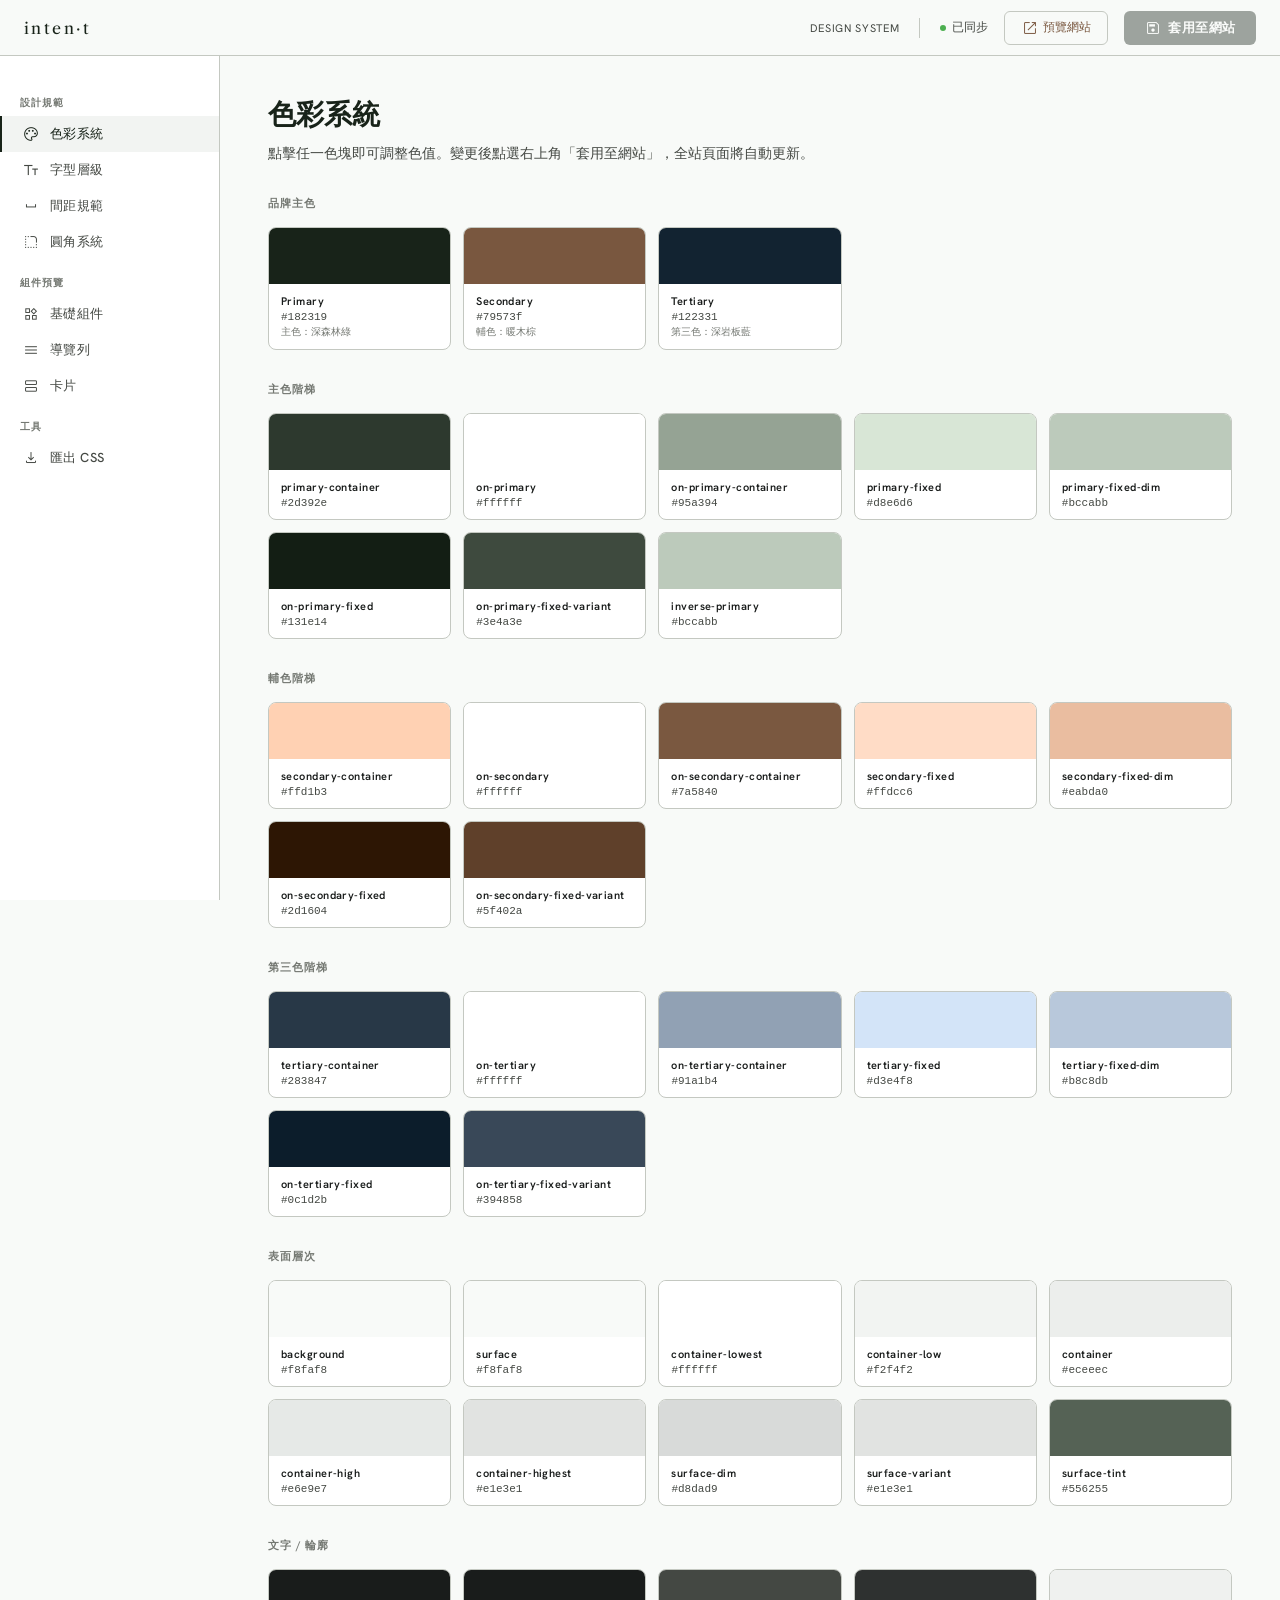
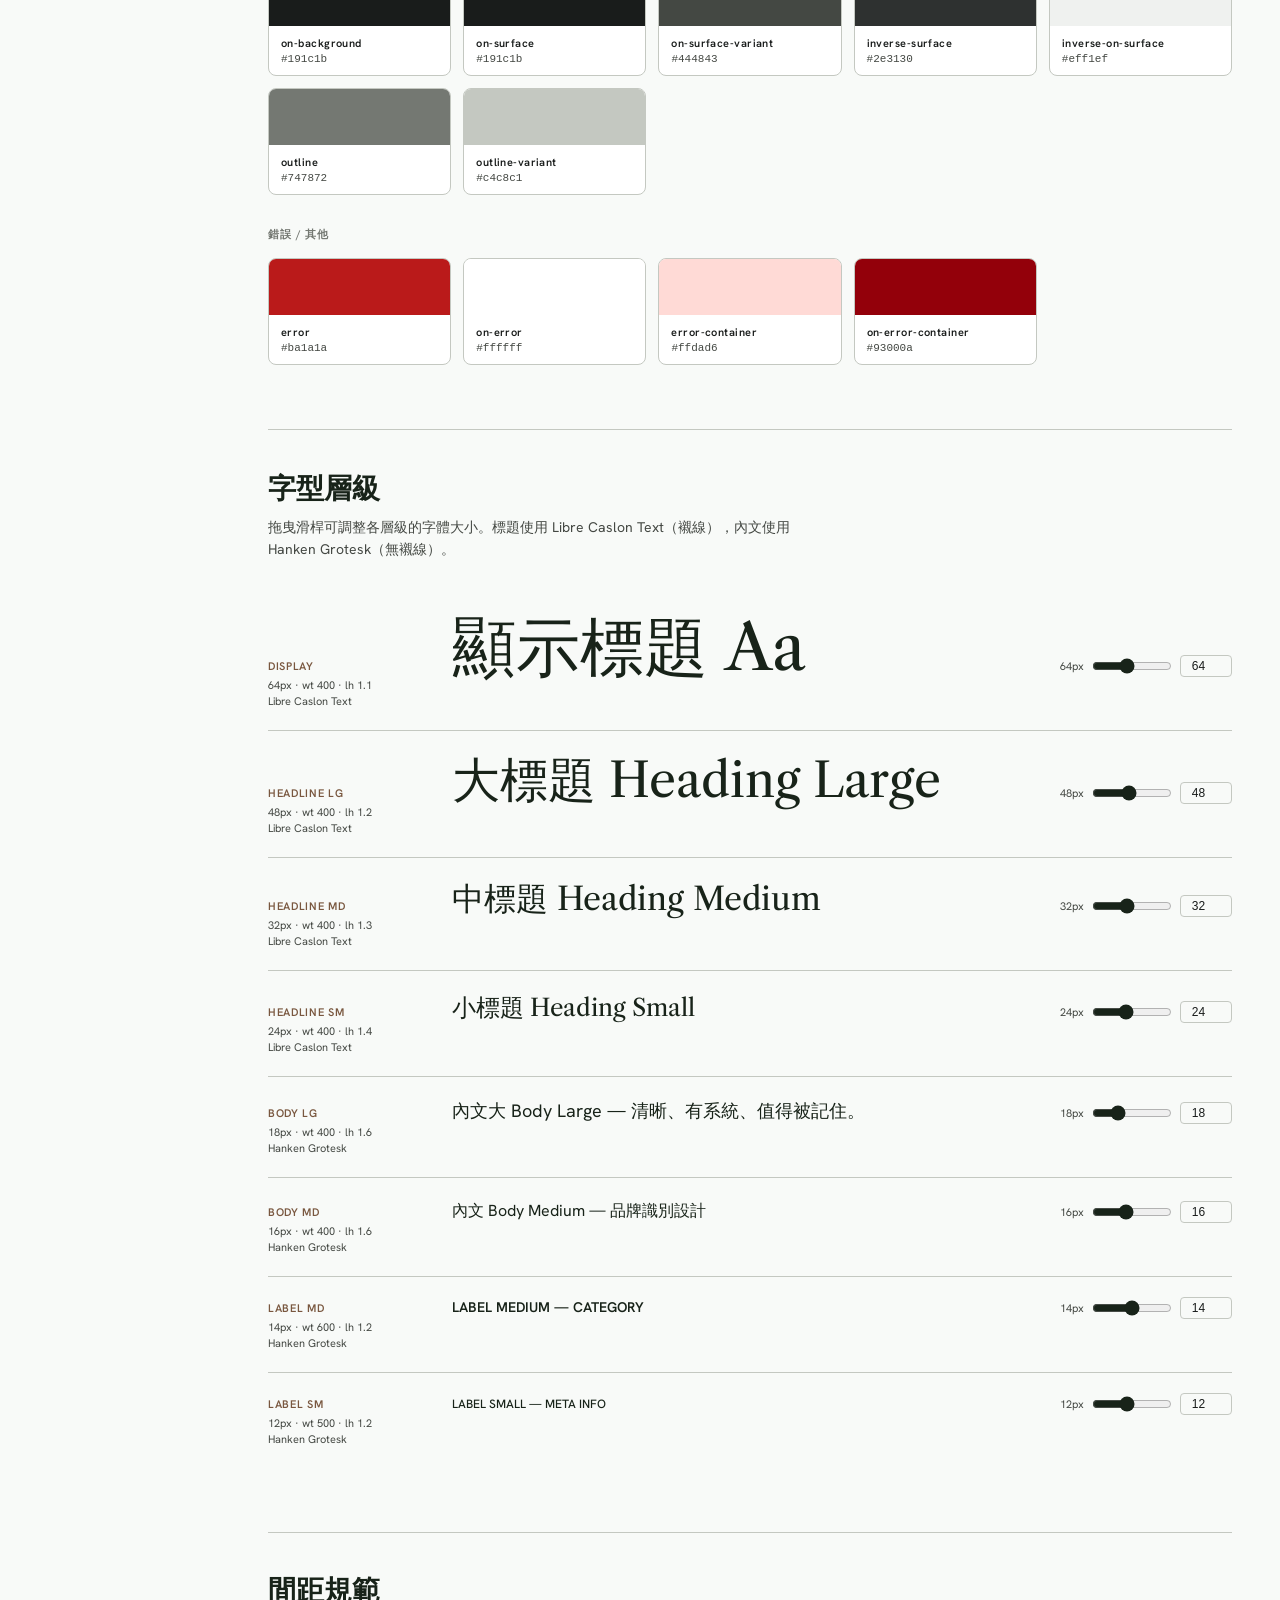
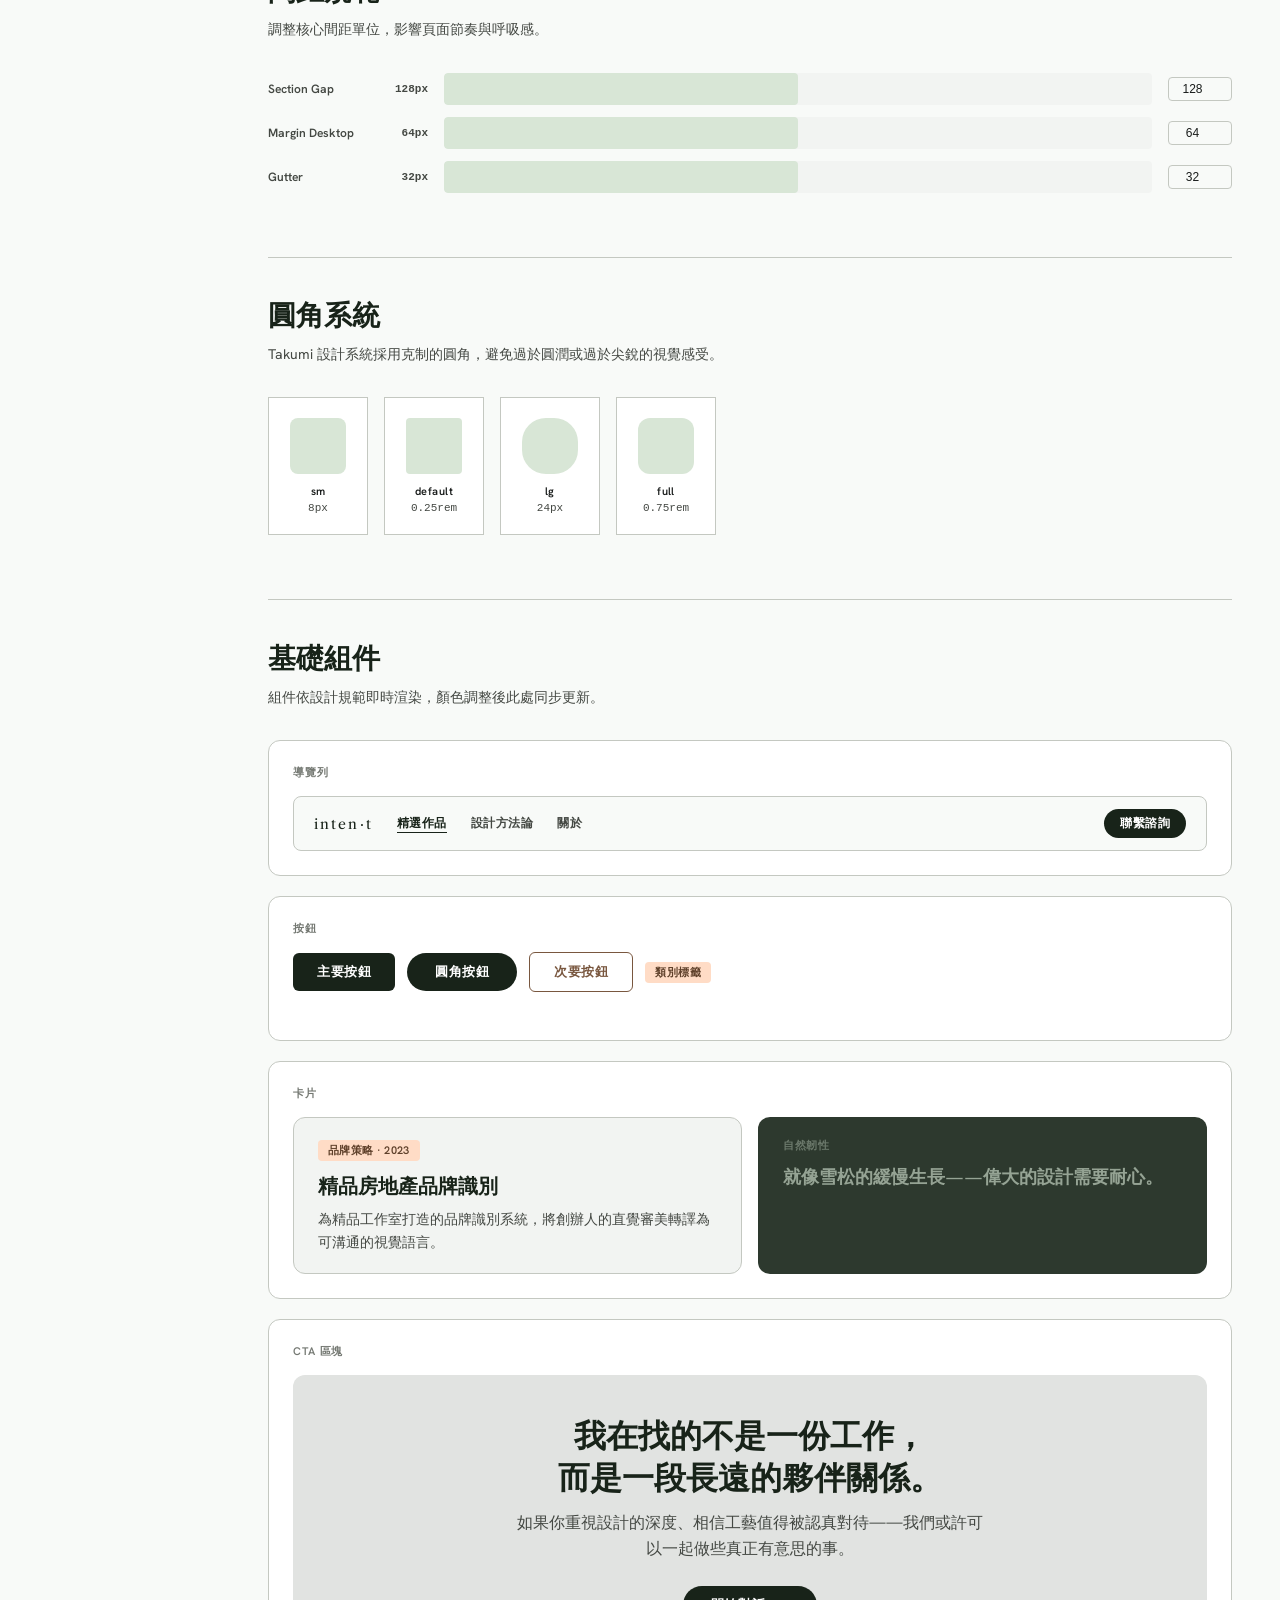
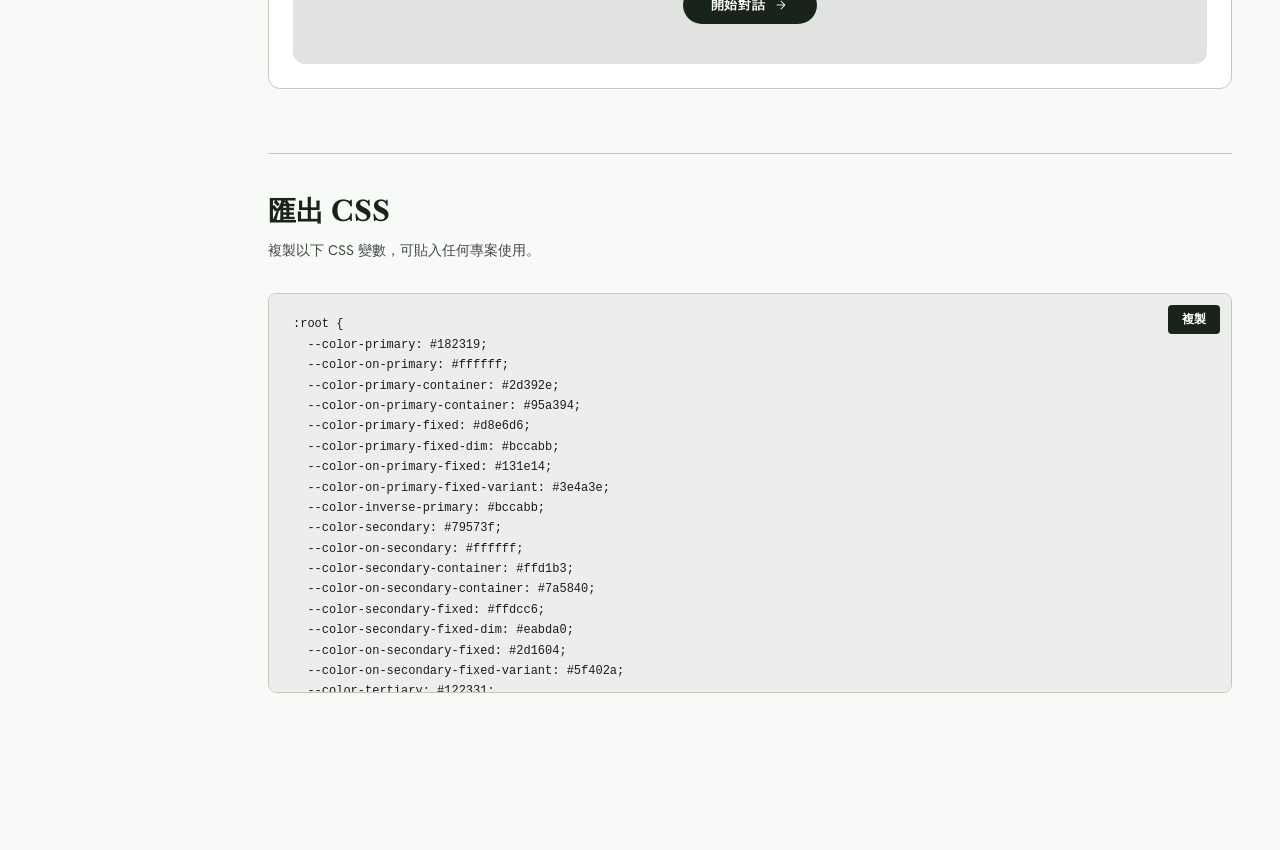
<file: design-system.html>
<!DOCTYPE html>
<html lang="zh-Hant">
<head>
<meta charset="utf-8"/>
<meta name="viewport" content="width=device-width, initial-scale=1.0"/>
<title>Design System | inten·t</title>
<link rel="stylesheet" href="token-override.css"/>
<link href="https://fonts.googleapis.com/css2?family=Hanken+Grotesk:wght@400;500;600;700&family=Libre+Caslon+Text:ital,wght@0,400;0,700;1,400&display=swap" rel="stylesheet"/>
<link href="https://fonts.googleapis.com/css2?family=Material+Symbols+Outlined:wght,FILL@100..700,0..1&display=swap" rel="stylesheet"/>
<style>
  *{box-sizing:border-box;margin:0;padding:0}
  :root{--sidebar-w:220px;--header-h:56px}
  body{font-family:'Hanken Grotesk',sans-serif;background:var(--color-background,#f8faf8);color:var(--color-on-surface,#191c1b);display:flex;flex-direction:column;min-height:100vh}
  .material-symbols-outlined{font-family:'Material Symbols Outlined';font-variation-settings:'FILL' 0,'wght' 300,'GRAD' 0,'opsz' 20;font-size:18px;vertical-align:middle;line-height:1}

  /* Header */
  #ds-header{position:fixed;top:0;left:0;right:0;height:var(--header-h);background:var(--color-surface,#f8faf8);border-bottom:0.5px solid var(--color-outline-variant,#c4c8c1);display:flex;align-items:center;padding:0 24px;gap:16px;z-index:100}
  #ds-header .logo{font-family:'Libre Caslon Text',serif;font-size:16px;letter-spacing:0.15em;color:var(--color-primary,#182319);text-decoration:none;margin-right:auto}
  #ds-header .status{font-size:12px;color:var(--color-on-surface-variant,#444843);display:flex;align-items:center;gap:6px}
  #ds-header .status-dot{width:6px;height:6px;border-radius:50%;background:var(--color-outline,#747872)}
  #ds-header .status-dot.saved{background:#4caf50}
  #ds-header .status-dot.unsaved{background:var(--color-secondary,#79573f)}
  #ds-header .btn-save{background:var(--color-primary,#182319);color:var(--color-on-primary,#fff);border:none;padding:8px 20px;border-radius:6px;font-family:'Hanken Grotesk',sans-serif;font-size:13px;font-weight:600;letter-spacing:0.04em;cursor:pointer;display:flex;align-items:center;gap:6px;transition:opacity .2s}
  #ds-header .btn-save:hover{opacity:.85}
  #ds-header .btn-save:disabled{opacity:.4;cursor:default}
  #ds-header .btn-site{background:transparent;color:var(--color-secondary,#79573f);border:0.5px solid var(--color-outline-variant,#c4c8c1);padding:7px 16px;border-radius:6px;font-family:'Hanken Grotesk',sans-serif;font-size:12px;font-weight:500;cursor:pointer;text-decoration:none;display:flex;align-items:center;gap:4px;transition:border-color .2s}
  #ds-header .btn-site:hover{border-color:var(--color-secondary,#79573f)}

  /* Layout */
  #ds-body{display:flex;margin-top:var(--header-h);min-height:calc(100vh - var(--header-h))}
  #ds-sidebar{width:var(--sidebar-w);flex-shrink:0;background:var(--color-surface-container-lowest,#fff);border-right:0.5px solid var(--color-outline-variant,#c4c8c1);position:sticky;top:var(--header-h);height:calc(100vh - var(--header-h));overflow-y:auto;padding:24px 0}
  #ds-sidebar a{display:flex;align-items:center;gap:10px;padding:9px 20px;font-size:13px;font-weight:500;color:var(--color-on-surface-variant,#444843);text-decoration:none;letter-spacing:0.03em;transition:all .15s;border-left:2px solid transparent}
  #ds-sidebar a:hover,#ds-sidebar a.active{color:var(--color-primary,#182319);background:var(--color-surface-container-low,#f2f4f2);border-left-color:var(--color-primary,#182319)}
  #ds-sidebar .nav-group{font-size:10px;font-weight:600;letter-spacing:0.1em;text-transform:uppercase;color:var(--color-outline,#747872);padding:16px 20px 6px}
  #ds-main{flex:1;overflow-y:auto;padding:40px 48px 80px}

  /* Sections */
  .ds-section{margin-bottom:64px}
  .ds-section-title{font-family:'Libre Caslon Text',serif;font-size:28px;color:var(--color-primary,#182319);margin-bottom:8px}
  .ds-section-desc{font-size:14px;color:var(--color-on-surface-variant,#444843);line-height:1.6;margin-bottom:32px;max-width:560px}
  .ds-divider{height:0.5px;background:var(--color-outline-variant,#c4c8c1);margin-bottom:40px}

  /* Color Grid */
  .color-group-title{font-size:11px;font-weight:600;letter-spacing:0.08em;text-transform:uppercase;color:var(--color-outline,#747872);margin-bottom:16px;margin-top:32px}
  .color-group-title:first-child{margin-top:0}
  .color-grid{display:grid;grid-template-columns:repeat(auto-fill,minmax(160px,1fr));gap:12px;margin-bottom:8px}
  .color-chip{background:var(--color-surface-container-lowest,#fff);border:0.5px solid var(--color-outline-variant,#c4c8c1);border-radius:8px;overflow:hidden;cursor:pointer;transition:box-shadow .2s}
  .color-chip:hover{box-shadow:0 2px 12px rgba(0,0,0,.1)}
  .color-swatch{height:56px;position:relative;transition:background .2s}
  .color-swatch input[type=color]{position:absolute;inset:0;width:100%;height:100%;opacity:0;cursor:pointer;border:none;padding:0}
  .color-meta{padding:10px 12px}
  .color-name{font-size:11px;font-weight:600;letter-spacing:0.04em;color:var(--color-on-surface,#191c1b);margin-bottom:3px;white-space:nowrap;overflow:hidden;text-overflow:ellipsis}
  .color-hex{font-size:11px;font-family:monospace;color:var(--color-on-surface-variant,#444843)}
  .color-chip:hover .color-meta{background:var(--color-surface-container-low,#f2f4f2)}

  /* Typography */
  .type-scale{display:flex;flex-direction:column;gap:0}
  .type-row{display:flex;align-items:baseline;gap:24px;padding:20px 0;border-bottom:0.5px solid var(--color-outline-variant,#c4c8c1)}
  .type-row:last-child{border-bottom:none}
  .type-meta{width:160px;flex-shrink:0}
  .type-label{font-size:11px;font-weight:600;letter-spacing:0.06em;text-transform:uppercase;color:var(--color-secondary,#79573f);margin-bottom:4px}
  .type-spec{font-size:11px;color:var(--color-on-surface-variant,#444843);line-height:1.5}
  .type-specimen{flex:1;color:var(--color-primary,#182319)}
  .type-controls{display:flex;align-items:center;gap:8px;margin-left:auto}
  .type-controls label{font-size:11px;color:var(--color-on-surface-variant,#444843)}
  .type-controls input[type=range]{width:80px;accent-color:var(--color-primary,#182319)}
  .type-controls input[type=number]{width:52px;padding:3px 6px;border:0.5px solid var(--color-outline-variant,#c4c8c1);border-radius:4px;font-size:12px;text-align:center;background:var(--color-surface,#f8faf8);color:var(--color-on-surface,#191c1b)}

  /* Spacing */
  .spacing-grid{display:flex;flex-direction:column;gap:12px}
  .spacing-row{display:flex;align-items:center;gap:16px}
  .spacing-bar-wrap{flex:1;background:var(--color-surface-container-low,#f2f4f2);border-radius:4px;height:32px;position:relative;overflow:hidden}
  .spacing-bar{height:100%;background:var(--color-primary-fixed,#d8e6d6);border-radius:4px;transition:width .3s;position:relative}
  .spacing-label{font-size:12px;font-weight:600;color:var(--color-on-surface-variant,#444843);width:160px;flex-shrink:0;display:flex;justify-content:space-between;align-items:center}
  .spacing-controls input{width:64px;padding:4px 8px;border:0.5px solid var(--color-outline-variant,#c4c8c1);border-radius:4px;font-size:12px;text-align:center;background:var(--color-surface,#f8faf8);color:var(--color-on-surface,#191c1b)}

  /* Radius */
  .radius-grid{display:flex;gap:16px;flex-wrap:wrap}
  .radius-chip{background:var(--color-surface-container-lowest,#fff);border:0.5px solid var(--color-outline-variant,#c4c8c1);padding:20px;text-align:center;min-width:100px}
  .radius-preview{width:56px;height:56px;background:var(--color-primary-fixed,#d8e6d6);margin:0 auto 10px;transition:border-radius .3s}
  .radius-name{font-size:11px;font-weight:600;letter-spacing:0.04em;margin-bottom:4px;color:var(--color-on-surface,#191c1b)}
  .radius-val{font-size:11px;font-family:monospace;color:var(--color-on-surface-variant,#444843)}

  /* Components */
  .comp-row{display:flex;flex-wrap:wrap;gap:12px;align-items:center;margin-bottom:24px}
  .comp-label{font-size:11px;font-weight:600;letter-spacing:0.06em;text-transform:uppercase;color:var(--color-outline,#747872);margin-bottom:12px}
  .comp-group{background:var(--color-surface-container-lowest,#fff);border:0.5px solid var(--color-outline-variant,#c4c8c1);border-radius:12px;padding:24px;margin-bottom:20px}
  .comp-group-name{font-size:11px;font-weight:600;letter-spacing:0.08em;text-transform:uppercase;color:var(--color-outline,#747872);margin-bottom:16px}

  /* Buttons (using inline styles so they respond to CSS vars) */
  .ds-btn-primary{background:var(--color-primary,#182319);color:var(--color-on-primary,#fff);border:none;padding:10px 24px;border-radius:6px;font-size:13px;font-weight:600;letter-spacing:0.04em;cursor:pointer;font-family:'Hanken Grotesk',sans-serif;transition:opacity .2s}
  .ds-btn-primary:hover{opacity:.85}
  .ds-btn-primary.pill{border-radius:999px;padding:10px 28px}
  .ds-btn-secondary{background:transparent;color:var(--color-secondary,#79573f);border:0.5px solid var(--color-secondary,#79573f);padding:10px 24px;border-radius:6px;font-size:13px;font-weight:600;letter-spacing:0.04em;cursor:pointer;font-family:'Hanken Grotesk',sans-serif}
  .ds-card{background:var(--color-surface-container-low,#f2f4f2);border:0.5px solid var(--color-outline-variant,#c4c8c1);border-radius:12px;padding:20px 24px}
  .ds-card h3{font-family:'Libre Caslon Text',serif;font-size:20px;color:var(--color-primary,#182319);margin-bottom:8px}
  .ds-card p{font-size:14px;line-height:1.6;color:var(--color-on-surface-variant,#444843)}
  .ds-chip{display:inline-block;background:var(--color-secondary-fixed,#ffdcc6);color:var(--color-on-secondary-fixed-variant,#5f402a);padding:3px 10px;border-radius:4px;font-size:11px;font-weight:600;letter-spacing:0.04em}
  .ds-nav-preview{background:var(--color-surface,#f8faf8);border:0.5px solid var(--color-outline-variant,#c4c8c1);border-radius:8px;padding:12px 20px;display:flex;align-items:center;gap:24px}
  .ds-nav-preview .logo{font-family:'Libre Caslon Text',serif;font-size:14px;letter-spacing:0.15em;color:var(--color-primary,#182319)}
  .ds-nav-preview a{font-size:12px;font-weight:600;letter-spacing:0.04em;color:var(--color-on-surface-variant,#444843);text-decoration:none}
  .ds-nav-preview a.active{color:var(--color-primary,#182319);border-bottom:1px solid var(--color-primary,#182319)}
  .ds-nav-preview .cta{background:var(--color-primary,#182319);color:var(--color-on-primary,#fff);padding:6px 16px;border-radius:999px;font-size:12px;font-weight:600;letter-spacing:0.04em;margin-left:auto;text-decoration:none}
</style>
</head>
<body>

<!-- Header -->
<header id="ds-header">
  <a class="logo" href="index.html">inten·t</a>
  <span style="font-size:11px;color:var(--color-on-surface-variant);letter-spacing:0.06em;text-transform:uppercase">Design System</span>
  <div style="width:1px;height:20px;background:var(--color-outline-variant);margin:0 4px"></div>
  <div class="status">
    <div class="status-dot saved" id="status-dot"></div>
    <span id="status-text">已同步</span>
  </div>
  <a class="btn-site" href="index.html" target="_blank">
    <span class="material-symbols-outlined">open_in_new</span> 預覽網站
  </a>
  <button class="btn-save" id="btn-save" disabled>
    <span class="material-symbols-outlined">save</span> 套用至網站
  </button>
</header>

<!-- Body -->
<div id="ds-body">

  <!-- Sidebar -->
  <nav id="ds-sidebar">
    <div class="nav-group">設計規範</div>
    <a href="#colors" class="active"><span class="material-symbols-outlined">palette</span>色彩系統</a>
    <a href="#type"><span class="material-symbols-outlined">text_fields</span>字型層級</a>
    <a href="#spacing"><span class="material-symbols-outlined">space_bar</span>間距規範</a>
    <a href="#radius"><span class="material-symbols-outlined">rounded_corner</span>圓角系統</a>
    <div class="nav-group">組件預覽</div>
    <a href="#components"><span class="material-symbols-outlined">widgets</span>基礎組件</a>
    <a href="#nav-comp"><span class="material-symbols-outlined">menu</span>導覽列</a>
    <a href="#card-comp"><span class="material-symbols-outlined">view_agenda</span>卡片</a>
    <div class="nav-group">工具</div>
    <a href="#export"><span class="material-symbols-outlined">download</span>匯出 CSS</a>
  </nav>

  <!-- Main -->
  <main id="ds-main">

    <!-- ── COLORS ── -->
    <section class="ds-section" id="colors">
      <h2 class="ds-section-title">色彩系統</h2>
      <p class="ds-section-desc">點擊任一色塊即可調整色值。變更後點選右上角「套用至網站」，全站頁面將自動更新。</p>

      <div class="color-group-title">品牌主色</div>
      <div class="color-grid" id="grid-brand"></div>

      <div class="color-group-title">主色階梯</div>
      <div class="color-grid" id="grid-primary-scale"></div>

      <div class="color-group-title">輔色階梯</div>
      <div class="color-grid" id="grid-secondary-scale"></div>

      <div class="color-group-title">第三色階梯</div>
      <div class="color-grid" id="grid-tertiary-scale"></div>

      <div class="color-group-title">表面層次</div>
      <div class="color-grid" id="grid-surfaces"></div>

      <div class="color-group-title">文字 / 輪廓</div>
      <div class="color-grid" id="grid-text"></div>

      <div class="color-group-title">錯誤 / 其他</div>
      <div class="color-grid" id="grid-utility"></div>
    </section>

    <div class="ds-divider"></div>

    <!-- ── TYPOGRAPHY ── -->
    <section class="ds-section" id="type">
      <h2 class="ds-section-title">字型層級</h2>
      <p class="ds-section-desc">拖曳滑桿可調整各層級的字體大小。標題使用 Libre Caslon Text（襯線），內文使用 Hanken Grotesk（無襯線）。</p>
      <div class="type-scale" id="type-scale"></div>
    </section>

    <div class="ds-divider"></div>

    <!-- ── SPACING ── -->
    <section class="ds-section" id="spacing">
      <h2 class="ds-section-title">間距規範</h2>
      <p class="ds-section-desc">調整核心間距單位，影響頁面節奏與呼吸感。</p>
      <div class="spacing-grid" id="spacing-grid"></div>
    </section>

    <div class="ds-divider"></div>

    <!-- ── RADIUS ── -->
    <section class="ds-section" id="radius">
      <h2 class="ds-section-title">圓角系統</h2>
      <p class="ds-section-desc">Takumi 設計系統採用克制的圓角，避免過於圓潤或過於尖銳的視覺感受。</p>
      <div class="radius-grid" id="radius-grid"></div>
    </section>

    <div class="ds-divider"></div>

    <!-- ── COMPONENTS ── -->
    <section class="ds-section" id="components">
      <h2 class="ds-section-title">基礎組件</h2>
      <p class="ds-section-desc">組件依設計規範即時渲染，顏色調整後此處同步更新。</p>

      <div class="comp-group" id="nav-comp">
        <div class="comp-group-name">導覽列</div>
        <div class="ds-nav-preview">
          <span class="logo">inten·t</span>
          <a class="active" href="#">精選作品</a>
          <a href="#">設計方法論</a>
          <a href="#">關於</a>
          <a class="cta" href="#">聯繫諮詢</a>
        </div>
      </div>

      <div class="comp-group">
        <div class="comp-group-name">按鈕</div>
        <div class="comp-row">
          <button class="ds-btn-primary">主要按鈕</button>
          <button class="ds-btn-primary pill">圓角按鈕</button>
          <button class="ds-btn-secondary">次要按鈕</button>
          <span class="ds-chip">類別標籤</span>
        </div>
      </div>

      <div class="comp-group" id="card-comp">
        <div class="comp-group-name">卡片</div>
        <div style="display:grid;grid-template-columns:1fr 1fr;gap:16px">
          <div class="ds-card">
            <span class="ds-chip" style="margin-bottom:12px;display:inline-block">品牌策略 · 2023</span>
            <h3>精品房地產品牌識別</h3>
            <p>為精品工作室打造的品牌識別系統，將創辦人的直覺審美轉譯為可溝通的視覺語言。</p>
          </div>
          <div class="ds-card" style="background:var(--color-primary-container);border-color:transparent">
            <span style="font-size:11px;font-weight:600;letter-spacing:0.06em;text-transform:uppercase;color:var(--color-on-primary-container);opacity:.6;display:block;margin-bottom:12px">自然韌性</span>
            <h3 style="font-size:18px;color:var(--color-on-primary-container)">就像雪松的緩慢生長——偉大的設計需要耐心。</h3>
          </div>
        </div>
      </div>

      <div class="comp-group">
        <div class="comp-group-name">CTA 區塊</div>
        <div style="background:var(--color-surface-container-highest);padding:40px;border-radius:12px;text-align:center">
          <h2 style="font-family:'Libre Caslon Text',serif;font-size:32px;color:var(--color-primary);margin-bottom:12px;line-height:1.3">我在找的不是一份工作，<br/>而是一段長遠的夥伴關係。</h2>
          <p style="font-size:16px;color:var(--color-on-surface-variant);max-width:480px;margin:0 auto 24px;line-height:1.6">如果你重視設計的深度、相信工藝值得被認真對待——我們或許可以一起做些真正有意思的事。</p>
          <button class="ds-btn-primary pill" style="display:inline-flex;align-items:center;gap:8px">
            開始對話 <span class="material-symbols-outlined" style="font-size:16px">arrow_forward</span>
          </button>
        </div>
      </div>
    </section>

    <div class="ds-divider"></div>

    <!-- ── EXPORT ── -->
    <section class="ds-section" id="export">
      <h2 class="ds-section-title">匯出 CSS</h2>
      <p class="ds-section-desc">複製以下 CSS 變數，可貼入任何專案使用。</p>
      <div style="position:relative">
        <pre id="export-code" style="background:var(--color-surface-container);border:0.5px solid var(--color-outline-variant);border-radius:8px;padding:20px 24px;font-family:monospace;font-size:12px;line-height:1.7;color:var(--color-on-surface);overflow-x:auto;white-space:pre-wrap;max-height:400px;overflow-y:auto"></pre>
        <button onclick="copyExport()" style="position:absolute;top:12px;right:12px;background:var(--color-primary);color:var(--color-on-primary);border:none;padding:6px 14px;border-radius:4px;font-size:12px;font-weight:600;cursor:pointer;font-family:'Hanken Grotesk',sans-serif">複製</button>
      </div>
    </section>

  </main>
</div>

<script>
const API = 'http://localhost:8766';
let tokens = {};
let dirty = false;

// ── Token definitions ──
const COLOR_GROUPS = {
  'grid-brand': [
    { key: '--color-primary',   label: 'Primary',   desc: '主色：深森林綠' },
    { key: '--color-secondary', label: 'Secondary', desc: '輔色：暖木棕' },
    { key: '--color-tertiary',  label: 'Tertiary',  desc: '第三色：深岩板藍' },
  ],
  'grid-primary-scale': [
    { key: '--color-primary-container',        label: 'primary-container' },
    { key: '--color-on-primary',               label: 'on-primary' },
    { key: '--color-on-primary-container',     label: 'on-primary-container' },
    { key: '--color-primary-fixed',            label: 'primary-fixed' },
    { key: '--color-primary-fixed-dim',        label: 'primary-fixed-dim' },
    { key: '--color-on-primary-fixed',         label: 'on-primary-fixed' },
    { key: '--color-on-primary-fixed-variant', label: 'on-primary-fixed-variant' },
    { key: '--color-inverse-primary',          label: 'inverse-primary' },
  ],
  'grid-secondary-scale': [
    { key: '--color-secondary-container',         label: 'secondary-container' },
    { key: '--color-on-secondary',                label: 'on-secondary' },
    { key: '--color-on-secondary-container',      label: 'on-secondary-container' },
    { key: '--color-secondary-fixed',             label: 'secondary-fixed' },
    { key: '--color-secondary-fixed-dim',         label: 'secondary-fixed-dim' },
    { key: '--color-on-secondary-fixed',          label: 'on-secondary-fixed' },
    { key: '--color-on-secondary-fixed-variant',  label: 'on-secondary-fixed-variant' },
  ],
  'grid-tertiary-scale': [
    { key: '--color-tertiary-container',          label: 'tertiary-container' },
    { key: '--color-on-tertiary',                 label: 'on-tertiary' },
    { key: '--color-on-tertiary-container',       label: 'on-tertiary-container' },
    { key: '--color-tertiary-fixed',              label: 'tertiary-fixed' },
    { key: '--color-tertiary-fixed-dim',          label: 'tertiary-fixed-dim' },
    { key: '--color-on-tertiary-fixed',           label: 'on-tertiary-fixed' },
    { key: '--color-on-tertiary-fixed-variant',   label: 'on-tertiary-fixed-variant' },
  ],
  'grid-surfaces': [
    { key: '--color-background',                  label: 'background' },
    { key: '--color-surface',                     label: 'surface' },
    { key: '--color-surface-container-lowest',    label: 'container-lowest' },
    { key: '--color-surface-container-low',       label: 'container-low' },
    { key: '--color-surface-container',           label: 'container' },
    { key: '--color-surface-container-high',      label: 'container-high' },
    { key: '--color-surface-container-highest',   label: 'container-highest' },
    { key: '--color-surface-dim',                 label: 'surface-dim' },
    { key: '--color-surface-variant',             label: 'surface-variant' },
    { key: '--color-surface-tint',                label: 'surface-tint' },
  ],
  'grid-text': [
    { key: '--color-on-background',     label: 'on-background' },
    { key: '--color-on-surface',        label: 'on-surface' },
    { key: '--color-on-surface-variant',label: 'on-surface-variant' },
    { key: '--color-inverse-surface',   label: 'inverse-surface' },
    { key: '--color-inverse-on-surface',label: 'inverse-on-surface' },
    { key: '--color-outline',           label: 'outline' },
    { key: '--color-outline-variant',   label: 'outline-variant' },
  ],
  'grid-utility': [
    { key: '--color-error',             label: 'error' },
    { key: '--color-on-error',          label: 'on-error' },
    { key: '--color-error-container',   label: 'error-container' },
    { key: '--color-on-error-container',label: 'on-error-container' },
  ],
};

const TYPE_SCALE = [
  { key:'--font-size-display',     label:'Display',       family:'Libre Caslon Text, serif', weight:'400', lh:'1.1',  specimen:'顯示標題 Aa',  min:40, max:96  },
  { key:'--font-size-headline-lg', label:'Headline LG',   family:'Libre Caslon Text, serif', weight:'400', lh:'1.2',  specimen:'大標題 Heading Large',  min:28, max:72  },
  { key:'--font-size-headline-md', label:'Headline MD',   family:'Libre Caslon Text, serif', weight:'400', lh:'1.3',  specimen:'中標題 Heading Medium', min:20, max:48  },
  { key:'--font-size-headline-sm', label:'Headline SM',   family:'Libre Caslon Text, serif', weight:'400', lh:'1.4',  specimen:'小標題 Heading Small',  min:16, max:36  },
  { key:'--font-size-body-lg',     label:'Body LG',        family:'Hanken Grotesk, sans-serif',weight:'400', lh:'1.6',  specimen:'內文大 Body Large — 清晰、有系統、值得被記住。', min:14, max:28 },
  { key:'--font-size-body-md',     label:'Body MD',        family:'Hanken Grotesk, sans-serif',weight:'400', lh:'1.6',  specimen:'內文 Body Medium — 品牌識別設計', min:12, max:22 },
  { key:'--font-size-label-md',    label:'Label MD',       family:'Hanken Grotesk, sans-serif',weight:'600', lh:'1.2',  specimen:'LABEL MEDIUM — CATEGORY', min:10, max:18 },
  { key:'--font-size-label-sm',    label:'Label SM',       family:'Hanken Grotesk, sans-serif',weight:'500', lh:'1.2',  specimen:'LABEL SMALL — META INFO', min:9, max:16 },
];

const SPACING = [
  { key:'--spacing-section-gap',     label:'Section Gap',     max:256 },
  { key:'--spacing-margin-desktop',  label:'Margin Desktop',  max:128 },
  { key:'--spacing-gutter',          label:'Gutter',          max:64 },
];

const RADIUS = [
  { label:'sm',     cssVar:'--radius-sm',      default:'0.125rem' },
  { label:'default',cssVar:'--radius-default', default:'0.25rem' },
  { label:'lg',     cssVar:'--radius-lg',       default:'0.5rem' },
  { label:'full',   cssVar:'--radius-full',     default:'0.75rem' },
];

// ── Helpers ──
function getToken(key) {
  return tokens[key] || getComputedStyle(document.documentElement).getPropertyValue(key).trim();
}

function setToken(key, val) {
  tokens[key] = val;
  document.documentElement.style.setProperty(key, val);
  markDirty();
}

function markDirty() {
  dirty = true;
  document.getElementById('status-dot').className = 'status-dot unsaved';
  document.getElementById('status-text').textContent = '有未儲存的更改';
  document.getElementById('btn-save').disabled = false;
  updateExport();
}

function hexToRgb(hex) {
  const r = parseInt(hex.slice(1,3),16), g = parseInt(hex.slice(3,5),16), b = parseInt(hex.slice(5,7),16);
  return `rgb(${r},${g},${b})`;
}

function getLuminance(hex) {
  const r=parseInt(hex.slice(1,3),16)/255, g=parseInt(hex.slice(3,5),16)/255, b=parseInt(hex.slice(5,7),16)/255;
  return 0.2126*r + 0.7152*g + 0.0722*b;
}

// ── Build Color Grid ──
function buildColorGrids() {
  for (const [gridId, chips] of Object.entries(COLOR_GROUPS)) {
    const grid = document.getElementById(gridId);
    if (!grid) continue;
    chips.forEach(({key, label, desc}) => {
      const val = getToken(key);
      const chip = document.createElement('div');
      chip.className = 'color-chip';
      chip.title = `點擊調整 ${label}`;

      const textColor = val && getLuminance(val) > 0.4 ? '#182319' : '#ffffff';
      chip.innerHTML = `
        <div class="color-swatch" style="background:${val}">
          <input type="color" value="${val||'#000000'}" data-key="${key}" title="選擇顏色"/>
        </div>
        <div class="color-meta">
          <div class="color-name">${label}</div>
          <div class="color-hex" id="hex-${key.replace(/-/g,'_')}">${val||'—'}</div>
          ${desc ? `<div style="font-size:10px;color:var(--color-outline);margin-top:2px">${desc}</div>` : ''}
        </div>`;

      const input = chip.querySelector('input[type=color]');
      const swatch = chip.querySelector('.color-swatch');
      const hexEl = chip.querySelector('.color-hex');

      input.addEventListener('input', e => {
        const newVal = e.target.value;
        swatch.style.background = newVal;
        hexEl.textContent = newVal;
        setToken(key, newVal);
      });

      // Click on swatch triggers color picker
      swatch.addEventListener('click', () => input.click());
      grid.appendChild(chip);
    });
  }
}

// ── Build Type Scale ──
function buildTypeScale() {
  const container = document.getElementById('type-scale');
  TYPE_SCALE.forEach(({ key, label, family, weight, lh, specimen, min, max }) => {
    const currentVal = getToken(key);
    const sizePx = parseInt(currentVal) || 16;

    const row = document.createElement('div');
    row.className = 'type-row';
    row.innerHTML = `
      <div class="type-meta">
        <div class="type-label">${label}</div>
        <div class="type-spec">${sizePx}px · wt ${weight} · lh ${lh}<br/>${family.split(',')[0]}</div>
      </div>
      <div class="type-specimen" style="font-family:${family};font-size:${sizePx}px;font-weight:${weight};line-height:${lh}">${specimen}</div>
      <div class="type-controls">
        <label>${sizePx}px</label>
        <input type="range" min="${min}" max="${max}" value="${sizePx}" data-key="${key}"/>
        <input type="number" min="${min}" max="${max}" value="${sizePx}" style="width:52px"/>
      </div>`;

    const slider = row.querySelector('input[type=range]');
    const numInput = row.querySelector('input[type=number]');
    const specimen_el = row.querySelector('.type-specimen');
    const label_el = row.querySelector('.type-controls label');
    const spec_el = row.querySelector('.type-spec');

    function updateSize(val) {
      val = Math.max(min, Math.min(max, parseInt(val)));
      slider.value = val; numInput.value = val;
      label_el.textContent = val + 'px';
      specimen_el.style.fontSize = val + 'px';
      spec_el.textContent = `${val}px · wt ${weight} · lh ${lh}\n${family.split(',')[0]}`;
      setToken(key, val + 'px');
    }
    slider.addEventListener('input', e => updateSize(e.target.value));
    numInput.addEventListener('change', e => updateSize(e.target.value));
    container.appendChild(row);
  });
}

// ── Build Spacing ──
function buildSpacing() {
  const container = document.getElementById('spacing-grid');
  SPACING.forEach(({ key, label, max }) => {
    const val = parseInt(getToken(key)) || 0;
    const pct = Math.round(val / max * 100);
    const row = document.createElement('div');
    row.className = 'spacing-row';
    row.innerHTML = `
      <div class="spacing-label">
        <span>${label}</span>
        <span style="font-family:monospace;font-size:11px">${val}px</span>
      </div>
      <div class="spacing-bar-wrap">
        <div class="spacing-bar" style="width:${pct}%"></div>
      </div>
      <div class="spacing-controls">
        <input type="number" min="0" max="${max}" value="${val}" data-key="${key}" style="width:64px"/>
      </div>`;

    const input = row.querySelector('input');
    const bar = row.querySelector('.spacing-bar');
    const lbl = row.querySelector('.spacing-label span:last-child');
    input.addEventListener('change', e => {
      const v = Math.max(0, Math.min(max, parseInt(e.target.value)||0));
      input.value = v; lbl.textContent = v + 'px';
      bar.style.width = Math.round(v/max*100) + '%';
      setToken(key, v + 'px');
    });
    container.appendChild(row);
  });
}

// ── Build Radius ──
function buildRadius() {
  const container = document.getElementById('radius-grid');
  RADIUS.forEach(({ label, cssVar, default: def }) => {
    const raw = getToken(cssVar) || def;
    const px = parseFloat(raw) * 16;
    const chip = document.createElement('div');
    chip.className = 'radius-chip';
    chip.innerHTML = `
      <div class="radius-preview" style="border-radius:${raw}"></div>
      <div class="radius-name">${label}</div>
      <div class="radius-val">${raw}</div>`;
    container.appendChild(chip);
  });
}

// ── Sidebar Nav ──
function initSidebarNav() {
  const links = document.querySelectorAll('#ds-sidebar a[href^="#"]');
  const sections = [...document.querySelectorAll('.ds-section')];

  links.forEach(link => {
    link.addEventListener('click', e => {
      e.preventDefault();
      const target = document.querySelector(link.getAttribute('href'));
      if (target) target.scrollIntoView({ behavior:'smooth', block:'start' });
    });
  });

  const main = document.getElementById('ds-main');
  main.addEventListener('scroll', () => {
    let current = sections[0].id;
    sections.forEach(s => {
      if (main.scrollTop + 100 >= s.offsetTop) current = s.id;
    });
    links.forEach(l => l.classList.toggle('active', l.getAttribute('href') === '#' + current));
  });
}

// ── Save ──
async function saveTokens() {
  const btn = document.getElementById('btn-save');
  btn.disabled = true;
  btn.innerHTML = '<span class="material-symbols-outlined">hourglass_empty</span> 儲存中…';

  try {
    const res = await fetch(`${API}/save`, {
      method: 'POST',
      headers: { 'Content-Type': 'application/json' },
      body: JSON.stringify(tokens)
    });
    if (!res.ok) throw new Error('Server error');

    dirty = false;
    document.getElementById('status-dot').className = 'status-dot saved';
    document.getElementById('status-text').textContent = '已同步 — ' + new Date().toLocaleTimeString('zh-TW');
    btn.innerHTML = '<span class="material-symbols-outlined">check</span> 已套用';
    setTimeout(() => {
      btn.innerHTML = '<span class="material-symbols-outlined">save</span> 套用至網站';
      btn.disabled = true;
    }, 2000);
  } catch {
    document.getElementById('status-dot').className = 'status-dot unsaved';
    document.getElementById('status-text').textContent = '⚠ 請先啟動 token_server.py';
    btn.innerHTML = '<span class="material-symbols-outlined">save</span> 套用至網站';
    btn.disabled = false;
  }
}

// ── Export ──
function updateExport() {
  const lines = [':root {'];
  for (const [k, v] of Object.entries(tokens)) {
    lines.push(`  ${k}: ${v};`);
  }
  lines.push('}');
  document.getElementById('export-code').textContent = lines.join('\n');
}

function copyExport() {
  navigator.clipboard.writeText(document.getElementById('export-code').textContent)
    .then(() => alert('CSS 已複製到剪貼簿'));
}

// ── Load current tokens from server ──
async function loadTokens() {
  try {
    const res = await fetch(`${API}/tokens`);
    if (res.ok) {
      tokens = await res.json();
      // Apply loaded tokens to page
      for (const [k, v] of Object.entries(tokens)) {
        document.documentElement.style.setProperty(k, v);
      }
    }
  } catch {
    // Server not running — use CSS computed values
    const cs = getComputedStyle(document.documentElement);
    [...document.styleSheets].forEach(sheet => {
      try {
        [...sheet.cssRules].forEach(rule => {
          if (rule.selectorText === ':root') {
            [...rule.style].forEach(prop => {
              if (prop.startsWith('--')) tokens[prop] = rule.style.getPropertyValue(prop).trim();
            });
          }
        });
      } catch {}
    });
  }
}

// ── Init ──
document.getElementById('btn-save').addEventListener('click', saveTokens);

loadTokens().then(() => {
  buildColorGrids();
  buildTypeScale();
  buildSpacing();
  buildRadius();
  initSidebarNav();
  updateExport();
});
</script>
</body>
</html>
</file>
<file: token-override.css>
/* inten·t Design Tokens — Auto-generated. Edit via design-system.html */

/* ── Inter Tight for brand logo ── */
@import url('https://fonts.googleapis.com/css2?family=Inter+Tight:wght@600;700&display=swap');
:root {
  --color-primary: #182319;
  --color-on-primary: #ffffff;
  --color-primary-container: #2d392e;
  --color-on-primary-container: #95a394;
  --color-primary-fixed: #d8e6d6;
  --color-primary-fixed-dim: #bccabb;
  --color-on-primary-fixed: #131e14;
  --color-on-primary-fixed-variant: #3e4a3e;
  --color-inverse-primary: #bccabb;
  --color-secondary: #79573f;
  --color-on-secondary: #ffffff;
  --color-secondary-container: #ffd1b3;
  --color-on-secondary-container: #7a5840;
  --color-secondary-fixed: #ffdcc6;
  --color-secondary-fixed-dim: #eabda0;
  --color-on-secondary-fixed: #2d1604;
  --color-on-secondary-fixed-variant: #5f402a;
  --color-tertiary: #122331;
  --color-on-tertiary: #ffffff;
  --color-tertiary-container: #283847;
  --color-on-tertiary-container: #91a1b4;
  --color-tertiary-fixed: #d3e4f8;
  --color-tertiary-fixed-dim: #b8c8db;
  --color-on-tertiary-fixed: #0c1d2b;
  --color-on-tertiary-fixed-variant: #394858;
  --color-background: #f8faf8;
  --color-on-background: #191c1b;
  --color-surface: #f8faf8;
  --color-surface-dim: #d8dad9;
  --color-surface-bright: #f8faf8;
  --color-surface-variant: #e1e3e1;
  --color-surface-tint: #556255;
  --color-surface-container-lowest: #ffffff;
  --color-surface-container-low: #f2f4f2;
  --color-surface-container: #eceeec;
  --color-surface-container-high: #e6e9e7;
  --color-surface-container-highest: #e1e3e1;
  --color-on-surface: #191c1b;
  --color-on-surface-variant: #444843;
  --color-inverse-surface: #2e3130;
  --color-inverse-on-surface: #eff1ef;
  --color-outline: #747872;
  --color-outline-variant: #c4c8c1;
  --color-error: #ba1a1a;
  --color-on-error: #ffffff;
  --color-error-container: #ffdad6;
  --color-on-error-container: #93000a;

  /* ─────────────────────────────────────────
     Visual Design Language — 新增語意變數
     參考：docs/visual-design-language.md
     ───────────────────────────────────────── */

  /* 綠色主軸（新） */
  --color-green-deep:    #1F3D2A;   /* 備用深綠：CTA、強調、Logo（現行用 --color-primary） */
  --color-green-mid:     #5A8A6B;   /* 中綠：accent、icon、hover */
  --color-green-soft:    #D4E5D9;   /* 淡綠：卡片底色、tag */
  --color-green-mist:    #EEF3EF;   /* 極淡綠：section 區隔背景 */

  /* 中性色（新） */
  --color-bg:            #FAFAF7;   /* 主背景備用（帶米黃，較現行 #f8faf8 偏暖） */
  --color-surface-card:  #FFFFFF;   /* 卡片白底（避免與現行 --color-surface 撞名） */
  --color-text-primary:  #1A1A1A;   /* 主文字別名（現行 --color-on-surface: #191c1b） */
  --color-text-secondary:#5C5C5C;   /* 次要文字（現行 --color-on-surface-variant: #444843） */
  --color-border:        #E8E8E5;   /* 邊框別名 */

  /* 字級（新） */
  --text-hero:    clamp(48px, 6vw, 88px);
  --text-h1:      clamp(36px, 4vw, 56px);
  --text-h2:      clamp(24px, 3vw, 36px);
  --text-body:    16px;
  --text-small:   14px;

  /* 行高（新） */
  --leading-tight:  1.1;
  --leading-normal: 1.5;
  --leading-loose:  1.75;

  /* 圓角（新，備用 — 不動 Tailwind config） */
  --radius-sm:   8px;
  --radius-md:   16px;
  --radius-lg:   24px;
  --radius-pill: 999px;

  /* 間距（新別名） */
  --space-1:   8px;
  --space-2:  16px;
  --space-3:  24px;
  --space-4:  32px;
  --space-6:  48px;
  --space-8:  64px;
  --space-12: 96px;

  /* Typography */
  --font-size-display: 64px;
  --font-size-headline-lg: 48px;
  --font-size-headline-md: 32px;
  --font-size-headline-sm: 24px;
  --font-size-body-lg: 18px;
  --font-size-body-md: 16px;
  --font-size-label-md: 14px;
  --font-size-label-sm: 12px;

  /* Spacing */
  --spacing-section-gap: 128px;
  --spacing-margin-desktop: 64px;
  --spacing-gutter: 32px;
}

/* ─────────────────────────────────────────
   Stage 3: Typography helpers
   ───────────────────────────────────────── */

.type-hero {
  font-size: var(--text-hero);
  line-height: var(--leading-tight);
}
.type-h1 {
  font-size: var(--text-h1);
  line-height: var(--leading-tight);
}
.type-h2 {
  font-size: var(--text-h2);
  line-height: var(--leading-tight);
}

/* ─────────────────────────────────────────
   Stage 2: Component styles
   ───────────────────────────────────────── */

/* ── Buttons ───────────────────────────── */

/* Primary CTA — deep green pill */
.btn-primary {
  display: inline-flex;
  align-items: center;
  gap: 0.5rem;
  background-color: var(--color-primary);
  color: var(--color-on-primary);
  border-radius: var(--radius-pill);
  padding: 0.625rem 1.5rem;       /* 10px 24px */
  font-family: "DM Sans", sans-serif;
  font-size: 0.8125rem;           /* 13px */
  font-weight: 500;
  letter-spacing: 0.08em;
  text-transform: uppercase;
  transition: background-color 0.25s ease, transform 0.25s ease;
  cursor: pointer;
  text-decoration: none;
}
.btn-primary:hover {
  background-color: var(--color-primary-container);
  transform: translateY(-1px) scale(1.02);
}

/* Primary CTA — large variant (Hero / Footer CTA) */
.btn-primary-lg {
  padding: 1rem 2.5rem;           /* 16px 40px */
  font-size: 0.875rem;            /* 14px */
}

/* Secondary — soft green pill */
.btn-secondary {
  display: inline-flex;
  align-items: center;
  gap: 0.5rem;
  background-color: var(--color-green-soft);
  color: var(--color-primary);
  border-radius: var(--radius-pill);
  padding: 0.625rem 1.5rem;
  font-family: "DM Sans", sans-serif;
  font-size: 0.8125rem;
  font-weight: 500;
  letter-spacing: 0.08em;
  text-transform: uppercase;
  transition: background-color 0.25s ease, transform 0.25s ease;
  cursor: pointer;
  text-decoration: none;
}
.btn-secondary:hover {
  background-color: var(--color-primary-fixed);
  transform: translateY(-1px);
}

/* Ghost — transparent with border */
.btn-ghost {
  display: inline-flex;
  align-items: center;
  gap: 0.75rem;
  background-color: transparent;
  color: var(--color-primary);
  border: 1px solid var(--color-outline-variant);
  border-radius: var(--radius-pill);
  padding: 0.75rem 1.5rem;        /* 12px 24px */
  font-family: "DM Sans", sans-serif;
  font-size: 0.8125rem;
  font-weight: 500;
  letter-spacing: 0.08em;
  text-transform: uppercase;
  transition: background-color 0.25s ease, transform 0.25s ease;
  cursor: pointer;
  text-decoration: none;
}
.btn-ghost:hover {
  background-color: var(--color-surface-container);
  transform: translateY(-1px);
}

/* ── Brand logo: inten·t ── */
.logo-intent {
  font-family: 'Inter Tight', 'DM Sans', system-ui, sans-serif;
  font-weight: 700;
  font-size: 15px;
  letter-spacing: 0.01em;
  color: var(--color-green-deep);
  text-decoration: none;
  line-height: 1;
}
.logo-intent .logo-dot {
  color: var(--color-secondary);   /* warm wood brown 作為中圓點強調色 */
  font-size: 1.1em;
}

/* ── Bento card — subtle dual-layer shadow ── */
.bento-card {
  box-shadow: 0 1px 4px rgba(0,0,0,0.06),
              0 8px 24px rgba(0,0,0,0.07);
  transition: box-shadow 0.25s ease, transform 0.25s ease;
}
.bento-card:hover {
  box-shadow: 0 2px 8px rgba(0,0,0,0.09),
              0 16px 40px rgba(0,0,0,0.09);
  transform: translateY(-2px);
}

/* Color utility overrides — Tailwind class → CSS variable */
.bg-primary{background-color:var(--color-primary)!important}.text-primary{color:var(--color-primary)!important}.border-primary{border-color:var(--color-primary)!important}.hover\:bg-primary:hover{background-color:var(--color-primary)!important}.hover\:text-primary:hover{color:var(--color-primary)!important}.hover\:border-primary:hover{border-color:var(--color-primary)!important}.dark .dark\:bg-primary{background-color:var(--color-primary)!important}.dark .dark\:text-primary{color:var(--color-primary)!important}
.bg-on-primary{background-color:var(--color-on-primary)!important}.text-on-primary{color:var(--color-on-primary)!important}.border-on-primary{border-color:var(--color-on-primary)!important}.hover\:bg-on-primary:hover{background-color:var(--color-on-primary)!important}.hover\:text-on-primary:hover{color:var(--color-on-primary)!important}.hover\:border-on-primary:hover{border-color:var(--color-on-primary)!important}.dark .dark\:bg-on-primary{background-color:var(--color-on-primary)!important}.dark .dark\:text-on-primary{color:var(--color-on-primary)!important}
.bg-primary-container{background-color:var(--color-primary-container)!important}.text-primary-container{color:var(--color-primary-container)!important}.border-primary-container{border-color:var(--color-primary-container)!important}.hover\:bg-primary-container:hover{background-color:var(--color-primary-container)!important}.hover\:text-primary-container:hover{color:var(--color-primary-container)!important}.hover\:border-primary-container:hover{border-color:var(--color-primary-container)!important}.dark .dark\:bg-primary-container{background-color:var(--color-primary-container)!important}.dark .dark\:text-primary-container{color:var(--color-primary-container)!important}
.bg-on-primary-container{background-color:var(--color-on-primary-container)!important}.text-on-primary-container{color:var(--color-on-primary-container)!important}.border-on-primary-container{border-color:var(--color-on-primary-container)!important}.hover\:bg-on-primary-container:hover{background-color:var(--color-on-primary-container)!important}.hover\:text-on-primary-container:hover{color:var(--color-on-primary-container)!important}.hover\:border-on-primary-container:hover{border-color:var(--color-on-primary-container)!important}.dark .dark\:bg-on-primary-container{background-color:var(--color-on-primary-container)!important}.dark .dark\:text-on-primary-container{color:var(--color-on-primary-container)!important}
.bg-primary-fixed{background-color:var(--color-primary-fixed)!important}.text-primary-fixed{color:var(--color-primary-fixed)!important}.border-primary-fixed{border-color:var(--color-primary-fixed)!important}.hover\:bg-primary-fixed:hover{background-color:var(--color-primary-fixed)!important}.hover\:text-primary-fixed:hover{color:var(--color-primary-fixed)!important}.hover\:border-primary-fixed:hover{border-color:var(--color-primary-fixed)!important}.dark .dark\:bg-primary-fixed{background-color:var(--color-primary-fixed)!important}.dark .dark\:text-primary-fixed{color:var(--color-primary-fixed)!important}
.bg-primary-fixed-dim{background-color:var(--color-primary-fixed-dim)!important}.text-primary-fixed-dim{color:var(--color-primary-fixed-dim)!important}.border-primary-fixed-dim{border-color:var(--color-primary-fixed-dim)!important}.hover\:bg-primary-fixed-dim:hover{background-color:var(--color-primary-fixed-dim)!important}.hover\:text-primary-fixed-dim:hover{color:var(--color-primary-fixed-dim)!important}.hover\:border-primary-fixed-dim:hover{border-color:var(--color-primary-fixed-dim)!important}.dark .dark\:bg-primary-fixed-dim{background-color:var(--color-primary-fixed-dim)!important}.dark .dark\:text-primary-fixed-dim{color:var(--color-primary-fixed-dim)!important}
.bg-on-primary-fixed{background-color:var(--color-on-primary-fixed)!important}.text-on-primary-fixed{color:var(--color-on-primary-fixed)!important}.border-on-primary-fixed{border-color:var(--color-on-primary-fixed)!important}.hover\:bg-on-primary-fixed:hover{background-color:var(--color-on-primary-fixed)!important}.hover\:text-on-primary-fixed:hover{color:var(--color-on-primary-fixed)!important}.hover\:border-on-primary-fixed:hover{border-color:var(--color-on-primary-fixed)!important}.dark .dark\:bg-on-primary-fixed{background-color:var(--color-on-primary-fixed)!important}.dark .dark\:text-on-primary-fixed{color:var(--color-on-primary-fixed)!important}
.bg-on-primary-fixed-variant{background-color:var(--color-on-primary-fixed-variant)!important}.text-on-primary-fixed-variant{color:var(--color-on-primary-fixed-variant)!important}.border-on-primary-fixed-variant{border-color:var(--color-on-primary-fixed-variant)!important}.hover\:bg-on-primary-fixed-variant:hover{background-color:var(--color-on-primary-fixed-variant)!important}.hover\:text-on-primary-fixed-variant:hover{color:var(--color-on-primary-fixed-variant)!important}.hover\:border-on-primary-fixed-variant:hover{border-color:var(--color-on-primary-fixed-variant)!important}.dark .dark\:bg-on-primary-fixed-variant{background-color:var(--color-on-primary-fixed-variant)!important}.dark .dark\:text-on-primary-fixed-variant{color:var(--color-on-primary-fixed-variant)!important}
.bg-inverse-primary{background-color:var(--color-inverse-primary)!important}.text-inverse-primary{color:var(--color-inverse-primary)!important}.border-inverse-primary{border-color:var(--color-inverse-primary)!important}.hover\:bg-inverse-primary:hover{background-color:var(--color-inverse-primary)!important}.hover\:text-inverse-primary:hover{color:var(--color-inverse-primary)!important}.hover\:border-inverse-primary:hover{border-color:var(--color-inverse-primary)!important}.dark .dark\:bg-inverse-primary{background-color:var(--color-inverse-primary)!important}.dark .dark\:text-inverse-primary{color:var(--color-inverse-primary)!important}
.bg-secondary{background-color:var(--color-secondary)!important}.text-secondary{color:var(--color-secondary)!important}.border-secondary{border-color:var(--color-secondary)!important}.hover\:bg-secondary:hover{background-color:var(--color-secondary)!important}.hover\:text-secondary:hover{color:var(--color-secondary)!important}.hover\:border-secondary:hover{border-color:var(--color-secondary)!important}.dark .dark\:bg-secondary{background-color:var(--color-secondary)!important}.dark .dark\:text-secondary{color:var(--color-secondary)!important}
.bg-on-secondary{background-color:var(--color-on-secondary)!important}.text-on-secondary{color:var(--color-on-secondary)!important}.border-on-secondary{border-color:var(--color-on-secondary)!important}.hover\:bg-on-secondary:hover{background-color:var(--color-on-secondary)!important}.hover\:text-on-secondary:hover{color:var(--color-on-secondary)!important}.hover\:border-on-secondary:hover{border-color:var(--color-on-secondary)!important}.dark .dark\:bg-on-secondary{background-color:var(--color-on-secondary)!important}.dark .dark\:text-on-secondary{color:var(--color-on-secondary)!important}
.bg-secondary-container{background-color:var(--color-secondary-container)!important}.text-secondary-container{color:var(--color-secondary-container)!important}.border-secondary-container{border-color:var(--color-secondary-container)!important}.hover\:bg-secondary-container:hover{background-color:var(--color-secondary-container)!important}.hover\:text-secondary-container:hover{color:var(--color-secondary-container)!important}.hover\:border-secondary-container:hover{border-color:var(--color-secondary-container)!important}.dark .dark\:bg-secondary-container{background-color:var(--color-secondary-container)!important}.dark .dark\:text-secondary-container{color:var(--color-secondary-container)!important}
.bg-on-secondary-container{background-color:var(--color-on-secondary-container)!important}.text-on-secondary-container{color:var(--color-on-secondary-container)!important}.border-on-secondary-container{border-color:var(--color-on-secondary-container)!important}.hover\:bg-on-secondary-container:hover{background-color:var(--color-on-secondary-container)!important}.hover\:text-on-secondary-container:hover{color:var(--color-on-secondary-container)!important}.hover\:border-on-secondary-container:hover{border-color:var(--color-on-secondary-container)!important}.dark .dark\:bg-on-secondary-container{background-color:var(--color-on-secondary-container)!important}.dark .dark\:text-on-secondary-container{color:var(--color-on-secondary-container)!important}
.bg-secondary-fixed{background-color:var(--color-secondary-fixed)!important}.text-secondary-fixed{color:var(--color-secondary-fixed)!important}.border-secondary-fixed{border-color:var(--color-secondary-fixed)!important}.hover\:bg-secondary-fixed:hover{background-color:var(--color-secondary-fixed)!important}.hover\:text-secondary-fixed:hover{color:var(--color-secondary-fixed)!important}.hover\:border-secondary-fixed:hover{border-color:var(--color-secondary-fixed)!important}.dark .dark\:bg-secondary-fixed{background-color:var(--color-secondary-fixed)!important}.dark .dark\:text-secondary-fixed{color:var(--color-secondary-fixed)!important}
.bg-secondary-fixed-dim{background-color:var(--color-secondary-fixed-dim)!important}.text-secondary-fixed-dim{color:var(--color-secondary-fixed-dim)!important}.border-secondary-fixed-dim{border-color:var(--color-secondary-fixed-dim)!important}.hover\:bg-secondary-fixed-dim:hover{background-color:var(--color-secondary-fixed-dim)!important}.hover\:text-secondary-fixed-dim:hover{color:var(--color-secondary-fixed-dim)!important}.hover\:border-secondary-fixed-dim:hover{border-color:var(--color-secondary-fixed-dim)!important}.dark .dark\:bg-secondary-fixed-dim{background-color:var(--color-secondary-fixed-dim)!important}.dark .dark\:text-secondary-fixed-dim{color:var(--color-secondary-fixed-dim)!important}
.bg-on-secondary-fixed{background-color:var(--color-on-secondary-fixed)!important}.text-on-secondary-fixed{color:var(--color-on-secondary-fixed)!important}.border-on-secondary-fixed{border-color:var(--color-on-secondary-fixed)!important}.hover\:bg-on-secondary-fixed:hover{background-color:var(--color-on-secondary-fixed)!important}.hover\:text-on-secondary-fixed:hover{color:var(--color-on-secondary-fixed)!important}.hover\:border-on-secondary-fixed:hover{border-color:var(--color-on-secondary-fixed)!important}.dark .dark\:bg-on-secondary-fixed{background-color:var(--color-on-secondary-fixed)!important}.dark .dark\:text-on-secondary-fixed{color:var(--color-on-secondary-fixed)!important}
.bg-on-secondary-fixed-variant{background-color:var(--color-on-secondary-fixed-variant)!important}.text-on-secondary-fixed-variant{color:var(--color-on-secondary-fixed-variant)!important}.border-on-secondary-fixed-variant{border-color:var(--color-on-secondary-fixed-variant)!important}.hover\:bg-on-secondary-fixed-variant:hover{background-color:var(--color-on-secondary-fixed-variant)!important}.hover\:text-on-secondary-fixed-variant:hover{color:var(--color-on-secondary-fixed-variant)!important}.hover\:border-on-secondary-fixed-variant:hover{border-color:var(--color-on-secondary-fixed-variant)!important}.dark .dark\:bg-on-secondary-fixed-variant{background-color:var(--color-on-secondary-fixed-variant)!important}.dark .dark\:text-on-secondary-fixed-variant{color:var(--color-on-secondary-fixed-variant)!important}
.bg-tertiary{background-color:var(--color-tertiary)!important}.text-tertiary{color:var(--color-tertiary)!important}.border-tertiary{border-color:var(--color-tertiary)!important}.hover\:bg-tertiary:hover{background-color:var(--color-tertiary)!important}.hover\:text-tertiary:hover{color:var(--color-tertiary)!important}.hover\:border-tertiary:hover{border-color:var(--color-tertiary)!important}.dark .dark\:bg-tertiary{background-color:var(--color-tertiary)!important}.dark .dark\:text-tertiary{color:var(--color-tertiary)!important}
.bg-on-tertiary{background-color:var(--color-on-tertiary)!important}.text-on-tertiary{color:var(--color-on-tertiary)!important}.border-on-tertiary{border-color:var(--color-on-tertiary)!important}.hover\:bg-on-tertiary:hover{background-color:var(--color-on-tertiary)!important}.hover\:text-on-tertiary:hover{color:var(--color-on-tertiary)!important}.hover\:border-on-tertiary:hover{border-color:var(--color-on-tertiary)!important}.dark .dark\:bg-on-tertiary{background-color:var(--color-on-tertiary)!important}.dark .dark\:text-on-tertiary{color:var(--color-on-tertiary)!important}
.bg-tertiary-container{background-color:var(--color-tertiary-container)!important}.text-tertiary-container{color:var(--color-tertiary-container)!important}.border-tertiary-container{border-color:var(--color-tertiary-container)!important}.hover\:bg-tertiary-container:hover{background-color:var(--color-tertiary-container)!important}.hover\:text-tertiary-container:hover{color:var(--color-tertiary-container)!important}.hover\:border-tertiary-container:hover{border-color:var(--color-tertiary-container)!important}.dark .dark\:bg-tertiary-container{background-color:var(--color-tertiary-container)!important}.dark .dark\:text-tertiary-container{color:var(--color-tertiary-container)!important}
.bg-on-tertiary-container{background-color:var(--color-on-tertiary-container)!important}.text-on-tertiary-container{color:var(--color-on-tertiary-container)!important}.border-on-tertiary-container{border-color:var(--color-on-tertiary-container)!important}.hover\:bg-on-tertiary-container:hover{background-color:var(--color-on-tertiary-container)!important}.hover\:text-on-tertiary-container:hover{color:var(--color-on-tertiary-container)!important}.hover\:border-on-tertiary-container:hover{border-color:var(--color-on-tertiary-container)!important}.dark .dark\:bg-on-tertiary-container{background-color:var(--color-on-tertiary-container)!important}.dark .dark\:text-on-tertiary-container{color:var(--color-on-tertiary-container)!important}
.bg-tertiary-fixed{background-color:var(--color-tertiary-fixed)!important}.text-tertiary-fixed{color:var(--color-tertiary-fixed)!important}.border-tertiary-fixed{border-color:var(--color-tertiary-fixed)!important}.hover\:bg-tertiary-fixed:hover{background-color:var(--color-tertiary-fixed)!important}.hover\:text-tertiary-fixed:hover{color:var(--color-tertiary-fixed)!important}.hover\:border-tertiary-fixed:hover{border-color:var(--color-tertiary-fixed)!important}.dark .dark\:bg-tertiary-fixed{background-color:var(--color-tertiary-fixed)!important}.dark .dark\:text-tertiary-fixed{color:var(--color-tertiary-fixed)!important}
.bg-tertiary-fixed-dim{background-color:var(--color-tertiary-fixed-dim)!important}.text-tertiary-fixed-dim{color:var(--color-tertiary-fixed-dim)!important}.border-tertiary-fixed-dim{border-color:var(--color-tertiary-fixed-dim)!important}.hover\:bg-tertiary-fixed-dim:hover{background-color:var(--color-tertiary-fixed-dim)!important}.hover\:text-tertiary-fixed-dim:hover{color:var(--color-tertiary-fixed-dim)!important}.hover\:border-tertiary-fixed-dim:hover{border-color:var(--color-tertiary-fixed-dim)!important}.dark .dark\:bg-tertiary-fixed-dim{background-color:var(--color-tertiary-fixed-dim)!important}.dark .dark\:text-tertiary-fixed-dim{color:var(--color-tertiary-fixed-dim)!important}
.bg-on-tertiary-fixed{background-color:var(--color-on-tertiary-fixed)!important}.text-on-tertiary-fixed{color:var(--color-on-tertiary-fixed)!important}.border-on-tertiary-fixed{border-color:var(--color-on-tertiary-fixed)!important}.hover\:bg-on-tertiary-fixed:hover{background-color:var(--color-on-tertiary-fixed)!important}.hover\:text-on-tertiary-fixed:hover{color:var(--color-on-tertiary-fixed)!important}.hover\:border-on-tertiary-fixed:hover{border-color:var(--color-on-tertiary-fixed)!important}.dark .dark\:bg-on-tertiary-fixed{background-color:var(--color-on-tertiary-fixed)!important}.dark .dark\:text-on-tertiary-fixed{color:var(--color-on-tertiary-fixed)!important}
.bg-on-tertiary-fixed-variant{background-color:var(--color-on-tertiary-fixed-variant)!important}.text-on-tertiary-fixed-variant{color:var(--color-on-tertiary-fixed-variant)!important}.border-on-tertiary-fixed-variant{border-color:var(--color-on-tertiary-fixed-variant)!important}.hover\:bg-on-tertiary-fixed-variant:hover{background-color:var(--color-on-tertiary-fixed-variant)!important}.hover\:text-on-tertiary-fixed-variant:hover{color:var(--color-on-tertiary-fixed-variant)!important}.hover\:border-on-tertiary-fixed-variant:hover{border-color:var(--color-on-tertiary-fixed-variant)!important}.dark .dark\:bg-on-tertiary-fixed-variant{background-color:var(--color-on-tertiary-fixed-variant)!important}.dark .dark\:text-on-tertiary-fixed-variant{color:var(--color-on-tertiary-fixed-variant)!important}
.bg-background{background-color:var(--color-background)!important}.text-background{color:var(--color-background)!important}.border-background{border-color:var(--color-background)!important}.hover\:bg-background:hover{background-color:var(--color-background)!important}.hover\:text-background:hover{color:var(--color-background)!important}.hover\:border-background:hover{border-color:var(--color-background)!important}.dark .dark\:bg-background{background-color:var(--color-background)!important}.dark .dark\:text-background{color:var(--color-background)!important}
.bg-on-background{background-color:var(--color-on-background)!important}.text-on-background{color:var(--color-on-background)!important}.border-on-background{border-color:var(--color-on-background)!important}.hover\:bg-on-background:hover{background-color:var(--color-on-background)!important}.hover\:text-on-background:hover{color:var(--color-on-background)!important}.hover\:border-on-background:hover{border-color:var(--color-on-background)!important}.dark .dark\:bg-on-background{background-color:var(--color-on-background)!important}.dark .dark\:text-on-background{color:var(--color-on-background)!important}
.bg-surface{background-color:var(--color-surface)!important}.text-surface{color:var(--color-surface)!important}.border-surface{border-color:var(--color-surface)!important}.hover\:bg-surface:hover{background-color:var(--color-surface)!important}.hover\:text-surface:hover{color:var(--color-surface)!important}.hover\:border-surface:hover{border-color:var(--color-surface)!important}.dark .dark\:bg-surface{background-color:var(--color-surface)!important}.dark .dark\:text-surface{color:var(--color-surface)!important}
.bg-surface-dim{background-color:var(--color-surface-dim)!important}.text-surface-dim{color:var(--color-surface-dim)!important}.border-surface-dim{border-color:var(--color-surface-dim)!important}.hover\:bg-surface-dim:hover{background-color:var(--color-surface-dim)!important}.hover\:text-surface-dim:hover{color:var(--color-surface-dim)!important}.hover\:border-surface-dim:hover{border-color:var(--color-surface-dim)!important}.dark .dark\:bg-surface-dim{background-color:var(--color-surface-dim)!important}.dark .dark\:text-surface-dim{color:var(--color-surface-dim)!important}
.bg-surface-bright{background-color:var(--color-surface-bright)!important}.text-surface-bright{color:var(--color-surface-bright)!important}.border-surface-bright{border-color:var(--color-surface-bright)!important}.hover\:bg-surface-bright:hover{background-color:var(--color-surface-bright)!important}.hover\:text-surface-bright:hover{color:var(--color-surface-bright)!important}.hover\:border-surface-bright:hover{border-color:var(--color-surface-bright)!important}.dark .dark\:bg-surface-bright{background-color:var(--color-surface-bright)!important}.dark .dark\:text-surface-bright{color:var(--color-surface-bright)!important}
.bg-surface-variant{background-color:var(--color-surface-variant)!important}.text-surface-variant{color:var(--color-surface-variant)!important}.border-surface-variant{border-color:var(--color-surface-variant)!important}.hover\:bg-surface-variant:hover{background-color:var(--color-surface-variant)!important}.hover\:text-surface-variant:hover{color:var(--color-surface-variant)!important}.hover\:border-surface-variant:hover{border-color:var(--color-surface-variant)!important}.dark .dark\:bg-surface-variant{background-color:var(--color-surface-variant)!important}.dark .dark\:text-surface-variant{color:var(--color-surface-variant)!important}
.bg-surface-tint{background-color:var(--color-surface-tint)!important}.text-surface-tint{color:var(--color-surface-tint)!important}.border-surface-tint{border-color:var(--color-surface-tint)!important}.hover\:bg-surface-tint:hover{background-color:var(--color-surface-tint)!important}.hover\:text-surface-tint:hover{color:var(--color-surface-tint)!important}.hover\:border-surface-tint:hover{border-color:var(--color-surface-tint)!important}.dark .dark\:bg-surface-tint{background-color:var(--color-surface-tint)!important}.dark .dark\:text-surface-tint{color:var(--color-surface-tint)!important}
.bg-surface-container-lowest{background-color:var(--color-surface-container-lowest)!important}.text-surface-container-lowest{color:var(--color-surface-container-lowest)!important}.border-surface-container-lowest{border-color:var(--color-surface-container-lowest)!important}.hover\:bg-surface-container-lowest:hover{background-color:var(--color-surface-container-lowest)!important}.hover\:text-surface-container-lowest:hover{color:var(--color-surface-container-lowest)!important}.hover\:border-surface-container-lowest:hover{border-color:var(--color-surface-container-lowest)!important}.dark .dark\:bg-surface-container-lowest{background-color:var(--color-surface-container-lowest)!important}.dark .dark\:text-surface-container-lowest{color:var(--color-surface-container-lowest)!important}
.bg-surface-container-low{background-color:var(--color-surface-container-low)!important}.text-surface-container-low{color:var(--color-surface-container-low)!important}.border-surface-container-low{border-color:var(--color-surface-container-low)!important}.hover\:bg-surface-container-low:hover{background-color:var(--color-surface-container-low)!important}.hover\:text-surface-container-low:hover{color:var(--color-surface-container-low)!important}.hover\:border-surface-container-low:hover{border-color:var(--color-surface-container-low)!important}.dark .dark\:bg-surface-container-low{background-color:var(--color-surface-container-low)!important}.dark .dark\:text-surface-container-low{color:var(--color-surface-container-low)!important}
.bg-surface-container{background-color:var(--color-surface-container)!important}.text-surface-container{color:var(--color-surface-container)!important}.border-surface-container{border-color:var(--color-surface-container)!important}.hover\:bg-surface-container:hover{background-color:var(--color-surface-container)!important}.hover\:text-surface-container:hover{color:var(--color-surface-container)!important}.hover\:border-surface-container:hover{border-color:var(--color-surface-container)!important}.dark .dark\:bg-surface-container{background-color:var(--color-surface-container)!important}.dark .dark\:text-surface-container{color:var(--color-surface-container)!important}
.bg-surface-container-high{background-color:var(--color-surface-container-high)!important}.text-surface-container-high{color:var(--color-surface-container-high)!important}.border-surface-container-high{border-color:var(--color-surface-container-high)!important}.hover\:bg-surface-container-high:hover{background-color:var(--color-surface-container-high)!important}.hover\:text-surface-container-high:hover{color:var(--color-surface-container-high)!important}.hover\:border-surface-container-high:hover{border-color:var(--color-surface-container-high)!important}.dark .dark\:bg-surface-container-high{background-color:var(--color-surface-container-high)!important}.dark .dark\:text-surface-container-high{color:var(--color-surface-container-high)!important}
.bg-surface-container-highest{background-color:var(--color-surface-container-highest)!important}.text-surface-container-highest{color:var(--color-surface-container-highest)!important}.border-surface-container-highest{border-color:var(--color-surface-container-highest)!important}.hover\:bg-surface-container-highest:hover{background-color:var(--color-surface-container-highest)!important}.hover\:text-surface-container-highest:hover{color:var(--color-surface-container-highest)!important}.hover\:border-surface-container-highest:hover{border-color:var(--color-surface-container-highest)!important}.dark .dark\:bg-surface-container-highest{background-color:var(--color-surface-container-highest)!important}.dark .dark\:text-surface-container-highest{color:var(--color-surface-container-highest)!important}
.bg-on-surface{background-color:var(--color-on-surface)!important}.text-on-surface{color:var(--color-on-surface)!important}.border-on-surface{border-color:var(--color-on-surface)!important}.hover\:bg-on-surface:hover{background-color:var(--color-on-surface)!important}.hover\:text-on-surface:hover{color:var(--color-on-surface)!important}.hover\:border-on-surface:hover{border-color:var(--color-on-surface)!important}.dark .dark\:bg-on-surface{background-color:var(--color-on-surface)!important}.dark .dark\:text-on-surface{color:var(--color-on-surface)!important}
.bg-on-surface-variant{background-color:var(--color-on-surface-variant)!important}.text-on-surface-variant{color:var(--color-on-surface-variant)!important}.border-on-surface-variant{border-color:var(--color-on-surface-variant)!important}.hover\:bg-on-surface-variant:hover{background-color:var(--color-on-surface-variant)!important}.hover\:text-on-surface-variant:hover{color:var(--color-on-surface-variant)!important}.hover\:border-on-surface-variant:hover{border-color:var(--color-on-surface-variant)!important}.dark .dark\:bg-on-surface-variant{background-color:var(--color-on-surface-variant)!important}.dark .dark\:text-on-surface-variant{color:var(--color-on-surface-variant)!important}
.bg-inverse-surface{background-color:var(--color-inverse-surface)!important}.text-inverse-surface{color:var(--color-inverse-surface)!important}.border-inverse-surface{border-color:var(--color-inverse-surface)!important}.hover\:bg-inverse-surface:hover{background-color:var(--color-inverse-surface)!important}.hover\:text-inverse-surface:hover{color:var(--color-inverse-surface)!important}.hover\:border-inverse-surface:hover{border-color:var(--color-inverse-surface)!important}.dark .dark\:bg-inverse-surface{background-color:var(--color-inverse-surface)!important}.dark .dark\:text-inverse-surface{color:var(--color-inverse-surface)!important}
.bg-inverse-on-surface{background-color:var(--color-inverse-on-surface)!important}.text-inverse-on-surface{color:var(--color-inverse-on-surface)!important}.border-inverse-on-surface{border-color:var(--color-inverse-on-surface)!important}.hover\:bg-inverse-on-surface:hover{background-color:var(--color-inverse-on-surface)!important}.hover\:text-inverse-on-surface:hover{color:var(--color-inverse-on-surface)!important}.hover\:border-inverse-on-surface:hover{border-color:var(--color-inverse-on-surface)!important}.dark .dark\:bg-inverse-on-surface{background-color:var(--color-inverse-on-surface)!important}.dark .dark\:text-inverse-on-surface{color:var(--color-inverse-on-surface)!important}
.bg-outline{background-color:var(--color-outline)!important}.text-outline{color:var(--color-outline)!important}.border-outline{border-color:var(--color-outline)!important}.hover\:bg-outline:hover{background-color:var(--color-outline)!important}.hover\:text-outline:hover{color:var(--color-outline)!important}.hover\:border-outline:hover{border-color:var(--color-outline)!important}.dark .dark\:bg-outline{background-color:var(--color-outline)!important}.dark .dark\:text-outline{color:var(--color-outline)!important}
.bg-outline-variant{background-color:var(--color-outline-variant)!important}.text-outline-variant{color:var(--color-outline-variant)!important}.border-outline-variant{border-color:var(--color-outline-variant)!important}.hover\:bg-outline-variant:hover{background-color:var(--color-outline-variant)!important}.hover\:text-outline-variant:hover{color:var(--color-outline-variant)!important}.hover\:border-outline-variant:hover{border-color:var(--color-outline-variant)!important}.dark .dark\:bg-outline-variant{background-color:var(--color-outline-variant)!important}.dark .dark\:text-outline-variant{color:var(--color-outline-variant)!important}
.bg-error{background-color:var(--color-error)!important}.text-error{color:var(--color-error)!important}.border-error{border-color:var(--color-error)!important}.hover\:bg-error:hover{background-color:var(--color-error)!important}.hover\:text-error:hover{color:var(--color-error)!important}.hover\:border-error:hover{border-color:var(--color-error)!important}.dark .dark\:bg-error{background-color:var(--color-error)!important}.dark .dark\:text-error{color:var(--color-error)!important}
.bg-on-error{background-color:var(--color-on-error)!important}.text-on-error{color:var(--color-on-error)!important}.border-on-error{border-color:var(--color-on-error)!important}.hover\:bg-on-error:hover{background-color:var(--color-on-error)!important}.hover\:text-on-error:hover{color:var(--color-on-error)!important}.hover\:border-on-error:hover{border-color:var(--color-on-error)!important}.dark .dark\:bg-on-error{background-color:var(--color-on-error)!important}.dark .dark\:text-on-error{color:var(--color-on-error)!important}
.bg-error-container{background-color:var(--color-error-container)!important}.text-error-container{color:var(--color-error-container)!important}.border-error-container{border-color:var(--color-error-container)!important}.hover\:bg-error-container:hover{background-color:var(--color-error-container)!important}.hover\:text-error-container:hover{color:var(--color-error-container)!important}.hover\:border-error-container:hover{border-color:var(--color-error-container)!important}.dark .dark\:bg-error-container{background-color:var(--color-error-container)!important}.dark .dark\:text-error-container{color:var(--color-error-container)!important}
.bg-on-error-container{background-color:var(--color-on-error-container)!important}.text-on-error-container{color:var(--color-on-error-container)!important}.border-on-error-container{border-color:var(--color-on-error-container)!important}.hover\:bg-on-error-container:hover{background-color:var(--color-on-error-container)!important}.hover\:text-on-error-container:hover{color:var(--color-on-error-container)!important}.hover\:border-on-error-container:hover{border-color:var(--color-on-error-container)!important}.dark .dark\:bg-on-error-container{background-color:var(--color-on-error-container)!important}.dark .dark\:text-on-error-container{color:var(--color-on-error-container)!important}
</file>
